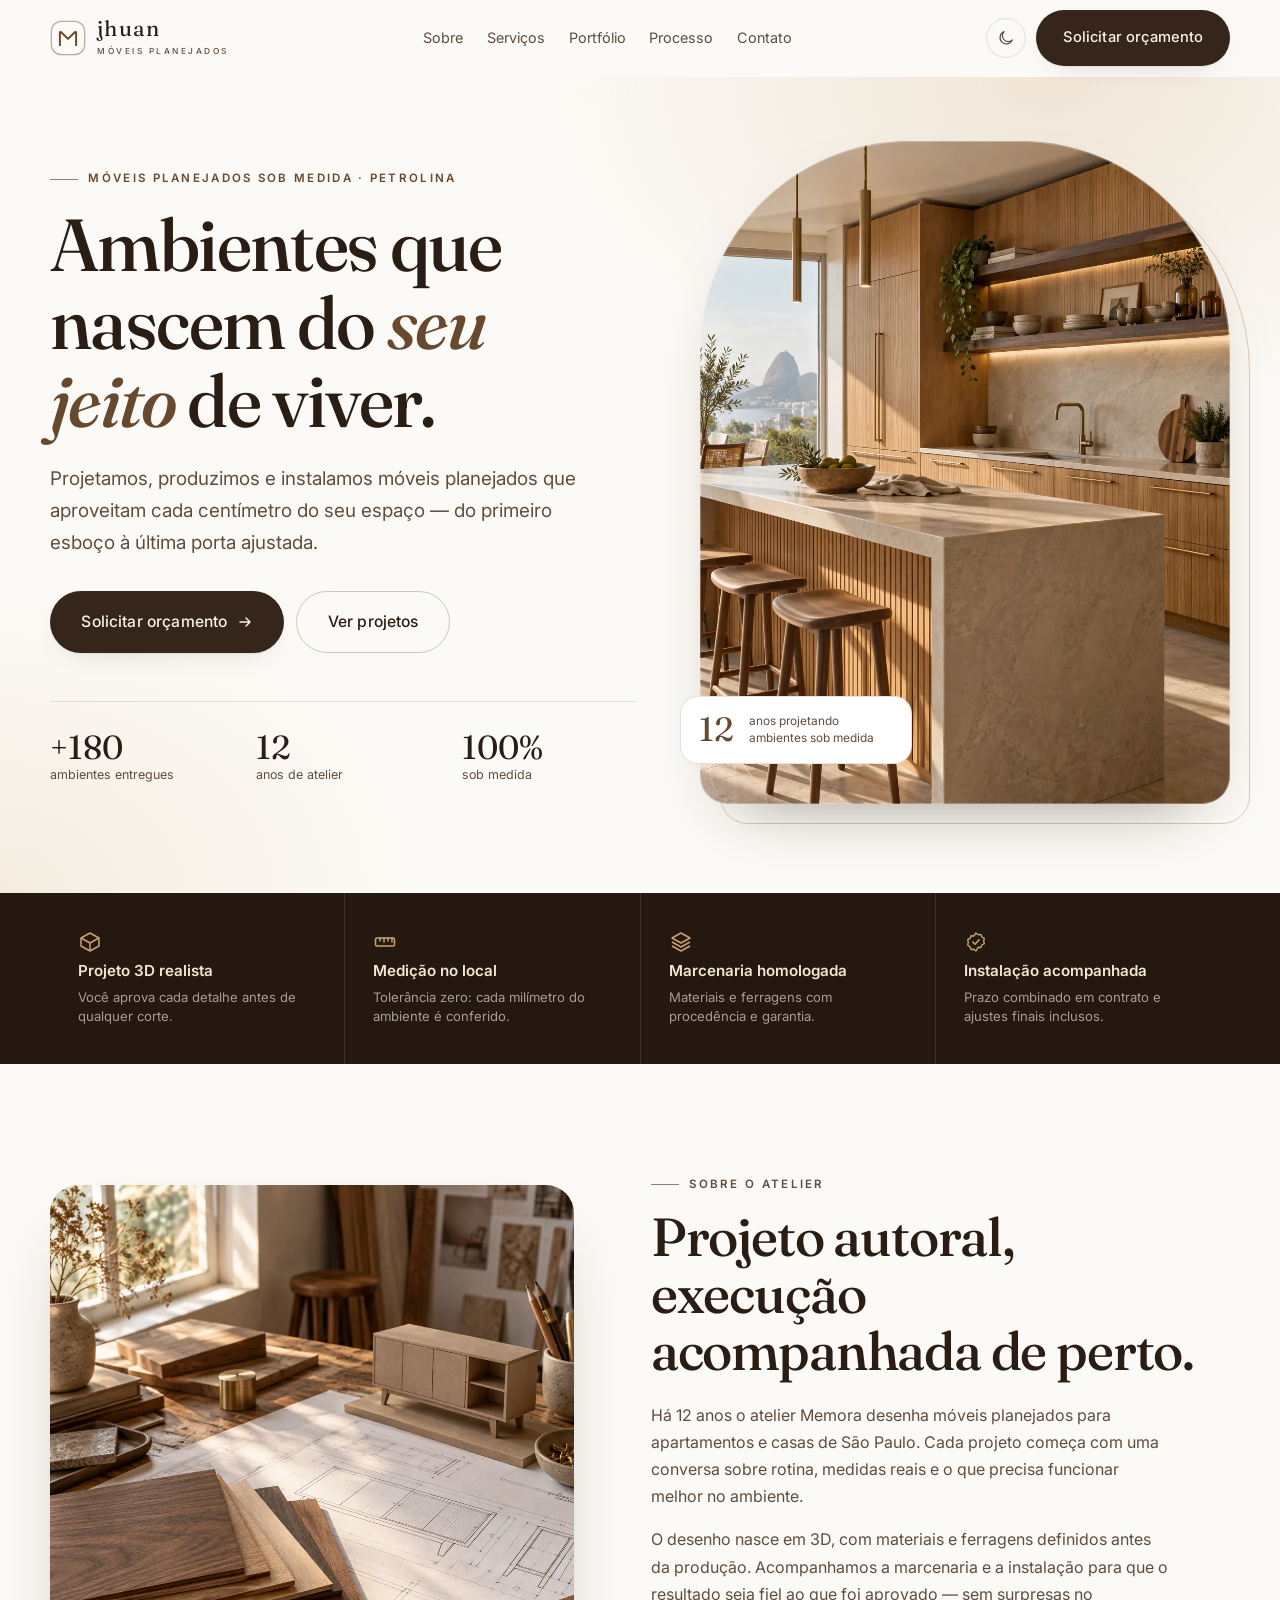
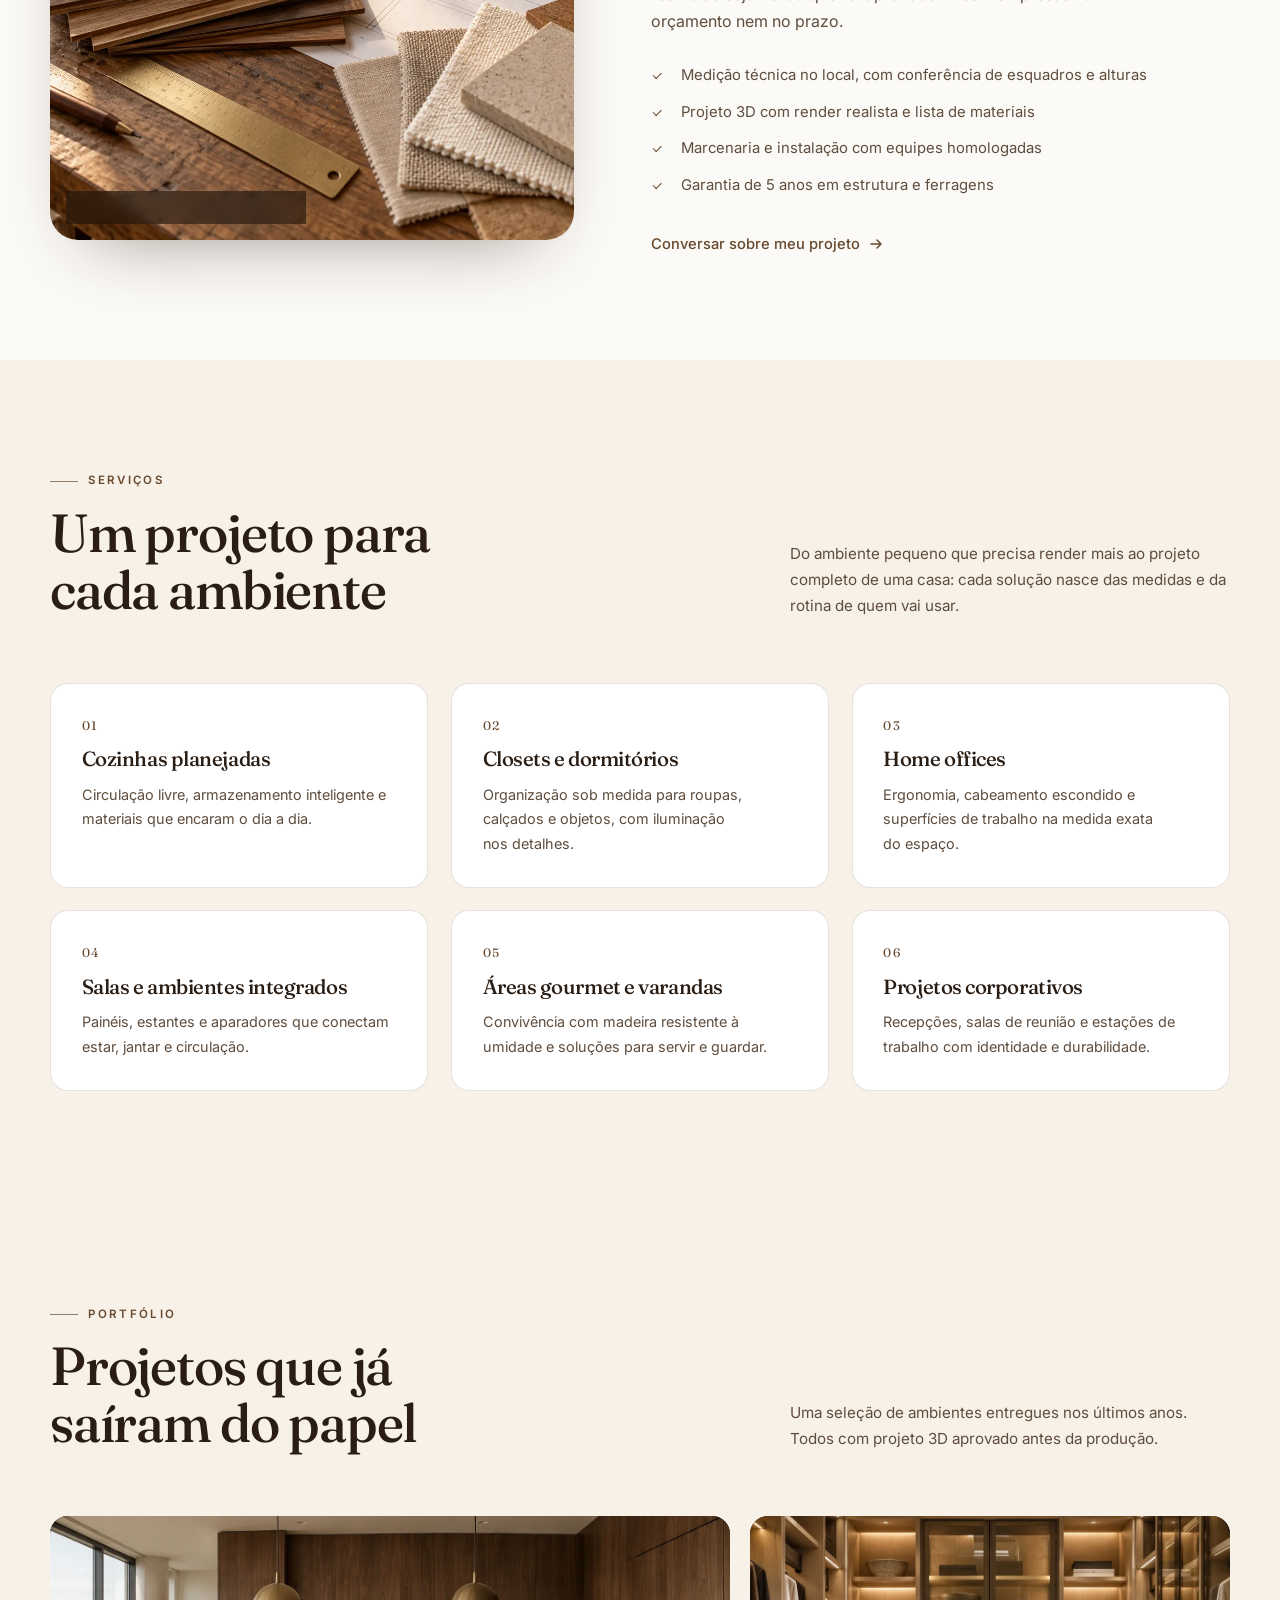
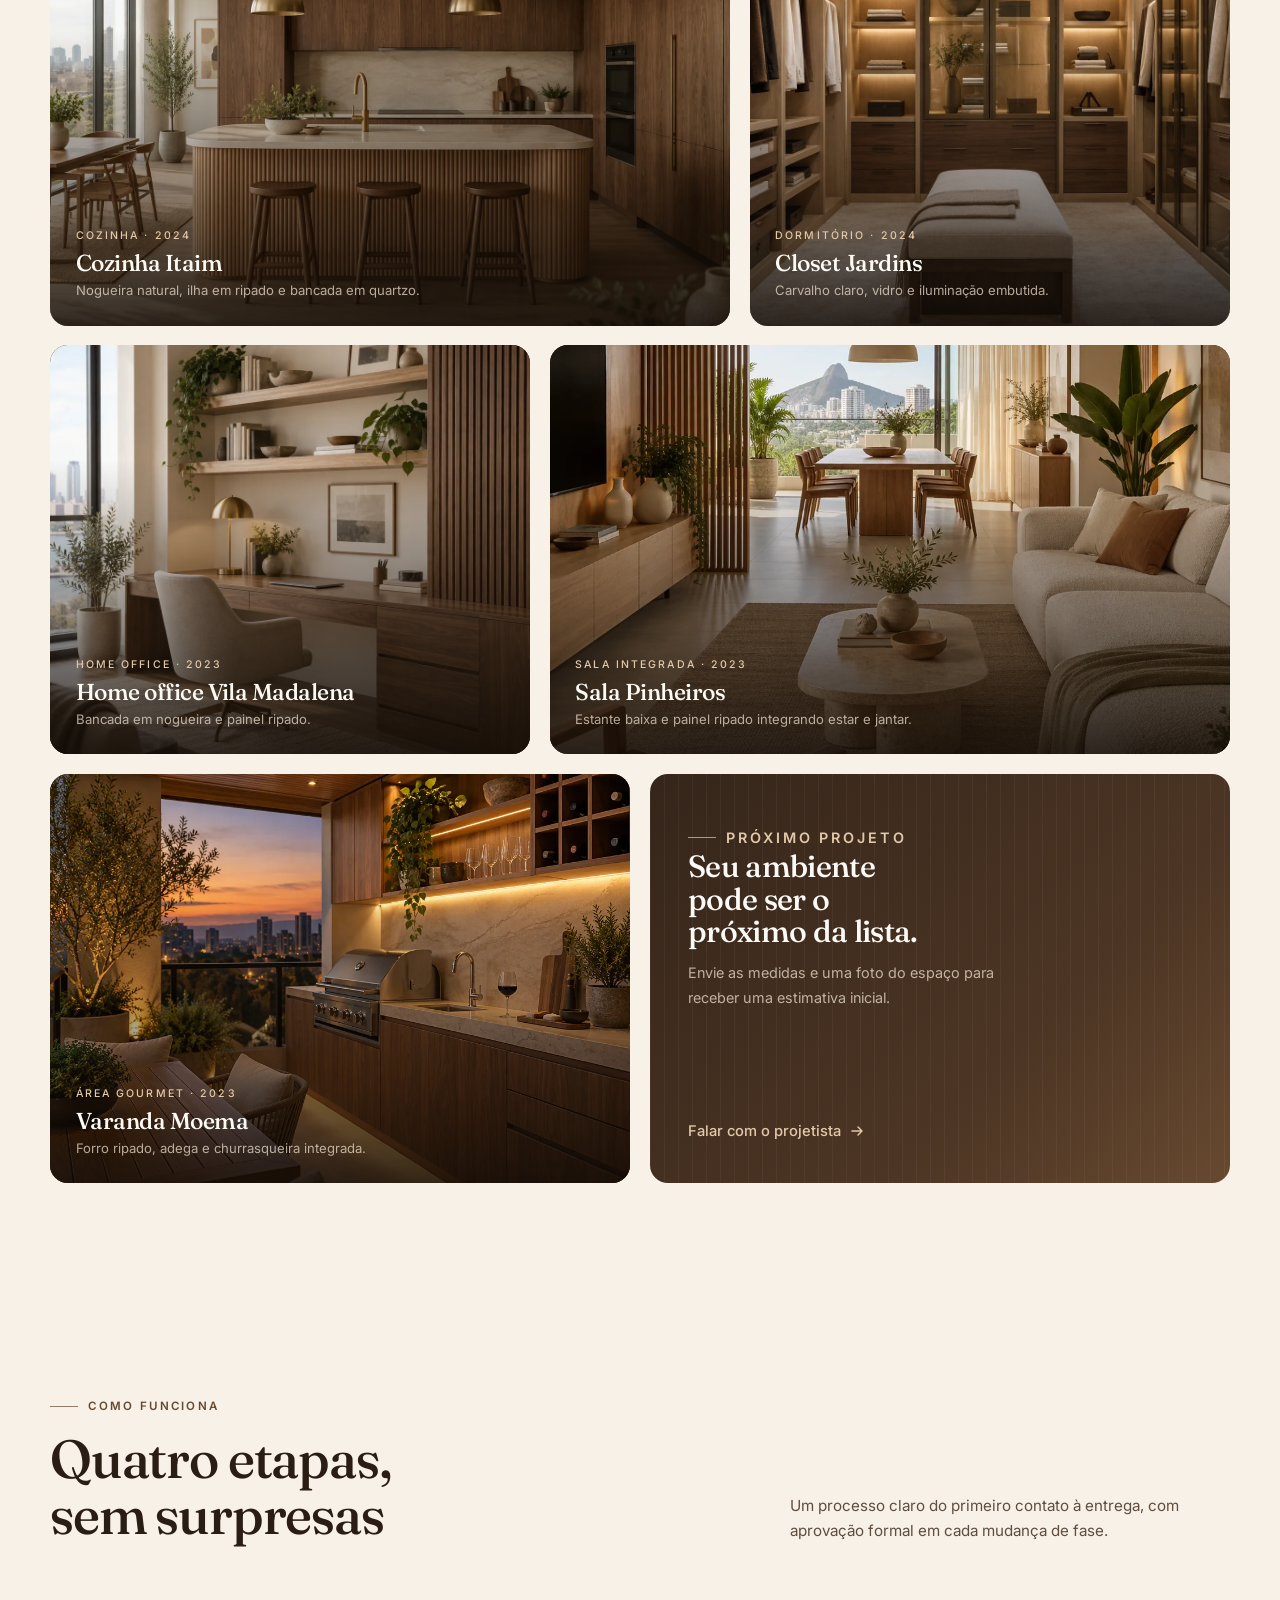
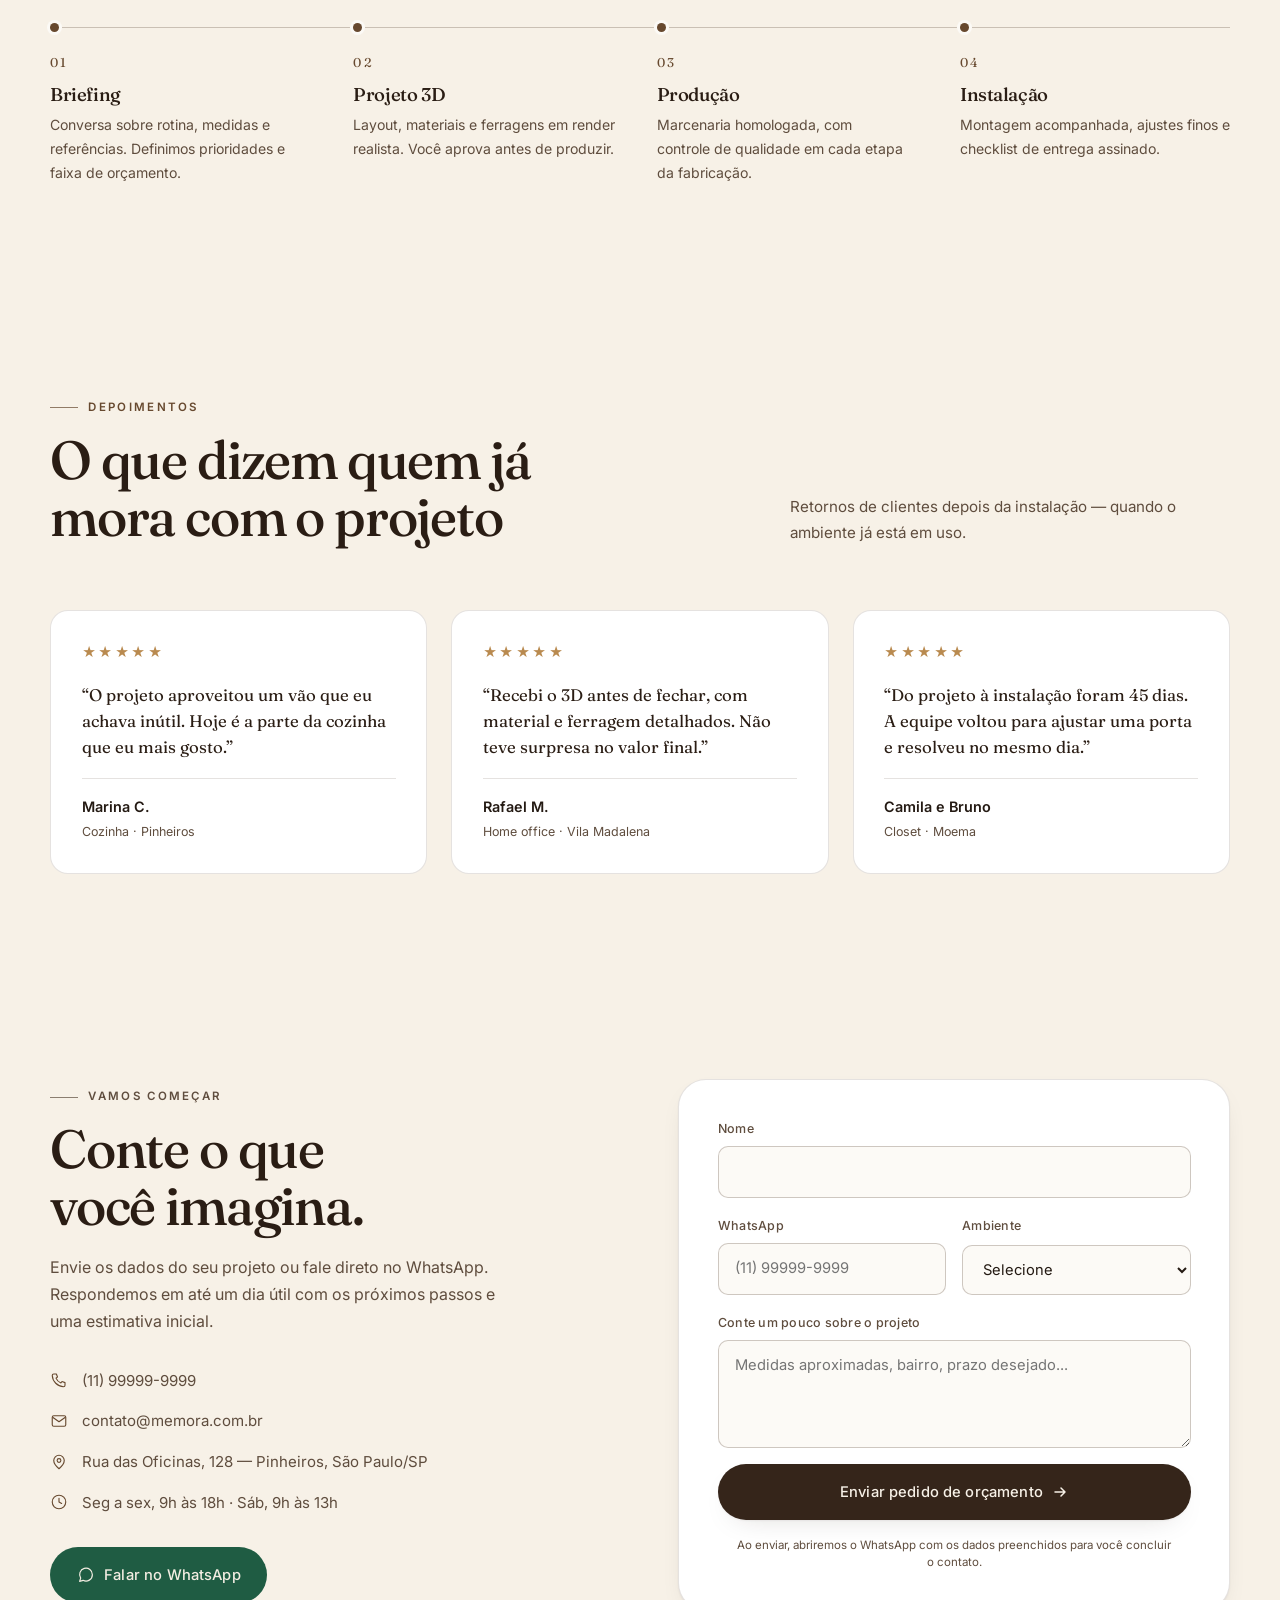
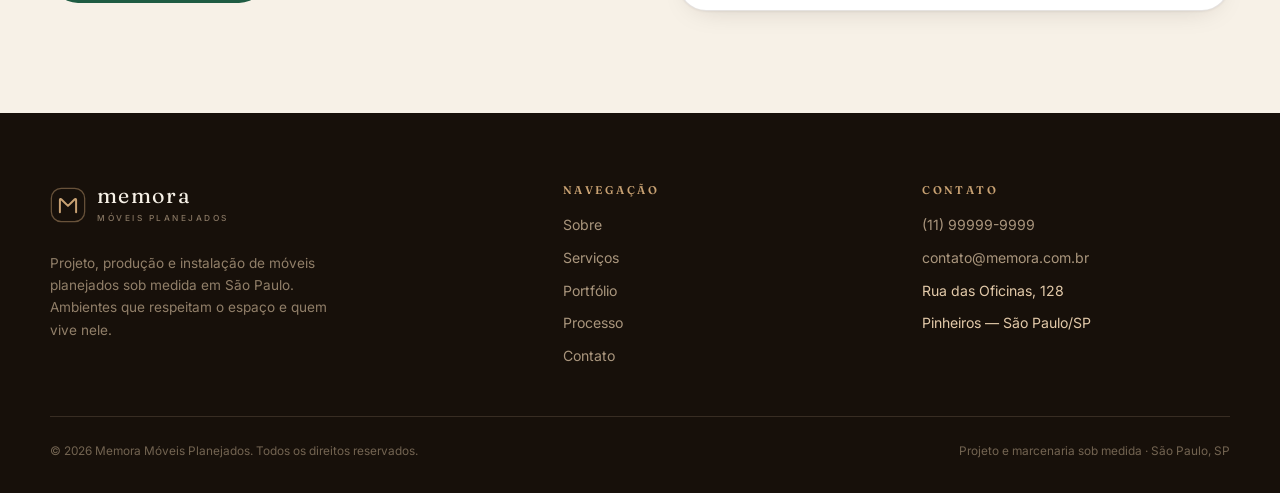
<file: client/index.html>
<!DOCTYPE html>
<html lang="pt-br">
<head>
    <meta charset="UTF-8">
    <meta name="viewport" content="width=device-width, initial-scale=1.0">
    <title>Jhuan — Móveis Planejados Sob Medida | São Paulo</title>
    <meta name="description" content="Projetamos, produzimos e instalamos móveis planejados sob medida em São Paulo. Projeto 3D, medição no local e instalação acompanhada do primeiro esboço à entrega.">
    <meta name="theme-color" content="#fcfaf6">

    <meta property="og:type" content="website">
    <meta property="og:title" content="Jhuan — Móveis Planejados Sob Medida">
    <meta property="og:description" content="Ambientes que nascem do seu jeito de viver. Projeto 3D, medição no local e instalação acompanhada em São Paulo.">
    <meta property="og:locale" content="pt_BR">

    <link rel="icon" type="image/svg+xml" href="favicon.svg">

    <link rel="preconnect" href="https://fonts.googleapis.com">
    <link rel="preconnect" href="https://fonts.gstatic.com" crossorigin>
    <link href="https://fonts.googleapis.com/css2?family=Fraunces:opsz,wght@9..144,300..700&family=Inter:wght@300;400;500;600&display=swap" rel="stylesheet">

    <link rel="stylesheet" href="src/styles/global.css">
    <link rel="stylesheet" href="src/styles/landing.css">
</head>
<body>
    <a class="skip-link" href="#conteudo">Ir para o conteúdo</a>

    <header-main></header-main>

    <main id="conteudo">
        <!-- Hero -->
        <section class="hero" aria-labelledby="hero-title">
            <div class="container hero__inner">
                <div class="hero__copy">
                    <p class="eyebrow">Móveis planejados sob medida · Petrolina</p>
                    <h1 id="hero-title">Ambientes que nascem do <em>seu jeito</em> de viver.</h1>
                    <p class="hero__lead">Projetamos, produzimos e instalamos móveis planejados que aproveitam cada centímetro do seu espaço — do primeiro esboço à última porta ajustada.</p>

                    <div class="hero__actions">
                        <a class="btn btn--primary btn--lg" href="#contato">
                            Solicitar orçamento
                            <svg viewBox="0 0 16 16" width="16" height="16" fill="none" aria-hidden="true">
                                <path d="M3 8h10M9 4l4 4-4 4" stroke="currentColor" stroke-width="1.5" stroke-linecap="round" stroke-linejoin="round"/>
                            </svg>
                        </a>
                        <a class="btn btn--ghost btn--lg" href="#portfolio">Ver projetos</a>
                    </div>

                    <dl class="stats">
                        <div class="stats__item">
                            <dt>+180</dt>
                            <dd>ambientes entregues</dd>
                        </div>
                        <div class="stats__item">
                            <dt>12</dt>
                            <dd>anos de atelier</dd>
                        </div>
                        <div class="stats__item">
                            <dt>100%</dt>
                            <dd>sob medida</dd>
                        </div>
                    </dl>
                </div>

                <div class="hero__media">
                    <figure class="hero__figure">
                        <img src="src/assets/images/hero-cozinha.webp" alt="Cozinha planejada com armários em madeira clara, ilha central ripada e bancada em pedra clara" width="1024" height="1280" fetchpriority="high">
                    </figure>
                    <div class="hero__badge">
                        <span class="hero__badge-number">12</span>
                        <span class="hero__badge-text">anos projetando ambientes sob medida</span>
                    </div>
                </div>
            </div>
        </section>

        <!-- Diferenciais -->
        <section class="pillars" aria-label="Diferenciais do atelier">
            <h2 class="sr-only">Nossos diferenciais</h2>
            <div class="container">
                <div class="pillars__grid">
                    <article class="pillar">
                        <svg viewBox="0 0 24 24" fill="none" aria-hidden="true">
                            <path d="M12 3 21 8v8l-9 5-9-5V8l9-5Z" stroke="currentColor" stroke-width="1.5" stroke-linejoin="round"/>
                            <path d="m3 8 9 5 9-5M12 13v8" stroke="currentColor" stroke-width="1.5" stroke-linejoin="round"/>
                        </svg>
                        <h3>Projeto 3D realista</h3>
                        <p>Você aprova cada detalhe antes de qualquer corte.</p>
                    </article>
                    <article class="pillar">
                        <svg viewBox="0 0 24 24" fill="none" aria-hidden="true">
                            <rect x="2.5" y="8" width="19" height="8" rx="1.5" stroke="currentColor" stroke-width="1.5"/>
                            <path d="M7 8v3M11 8v4M15 8v3M19 8v4" stroke="currentColor" stroke-width="1.5" stroke-linecap="round"/>
                        </svg>
                        <h3>Medição no local</h3>
                        <p>Tolerância zero: cada milímetro do ambiente é conferido.</p>
                    </article>
                    <article class="pillar">
                        <svg viewBox="0 0 24 24" fill="none" aria-hidden="true">
                            <path d="m12 3 9 5-9 5-9-5 9-5Z" stroke="currentColor" stroke-width="1.5" stroke-linejoin="round"/>
                            <path d="m3 12 9 5 9-5M3 16l9 5 9-5" stroke="currentColor" stroke-width="1.5" stroke-linejoin="round"/>
                        </svg>
                        <h3>Marcenaria homologada</h3>
                        <p>Materiais e ferragens com procedência e garantia.</p>
                    </article>
                    <article class="pillar">
                        <svg viewBox="0 0 24 24" fill="none" aria-hidden="true">
                            <path d="M12 3l2.2 1.7 2.7-.3 1 2.6 2.4 1.3-.6 2.7.6 2.7-2.4 1.3-1 2.6-2.7-.3L12 21l-2.2-1.7-2.7.3-1-2.6L3.7 15l.6-2.7-.6-2.7 2.4-1.3 1-2.6 2.7.3L12 3Z" stroke="currentColor" stroke-width="1.4" stroke-linejoin="round"/>
                            <path d="m8.8 12 2.2 2.2 4.2-4.4" stroke="currentColor" stroke-width="1.6" stroke-linecap="round" stroke-linejoin="round"/>
                        </svg>
                        <h3>Instalação acompanhada</h3>
                        <p>Prazo combinado em contrato e ajustes finais inclusos.</p>
                    </article>
                </div>
            </div>
        </section>

        <!-- Sobre -->
        <section class="about section" id="sobre" aria-labelledby="sobre-title">
            <div class="container about__grid">
                <figure class="about__media reveal">
                    <img src="src/assets/images/atelier-projetista.webp" alt="Bancada do atelier com amostras de lâminas de madeira, planta técnica e protótipo de móvel" width="1024" height="1280" loading="lazy">
                    <figcaption class="about__caption">Atelier Memora · São Paulo</figcaption>
                </figure>

                <div class="about__copy reveal">
                    <p class="eyebrow">Sobre o atelier</p>
                    <h2 id="sobre-title">Projeto autoral, execução acompanhada de perto.</h2>
                    <p>Há 12 anos o atelier Memora desenha móveis planejados para apartamentos e casas de São Paulo. Cada projeto começa com uma conversa sobre rotina, medidas reais e o que precisa funcionar melhor no ambiente.</p>
                    <p>O desenho nasce em 3D, com materiais e ferragens definidos antes da produção. Acompanhamos a marcenaria e a instalação para que o resultado seja fiel ao que foi aprovado — sem surpresas no orçamento nem no prazo.</p>

                    <ul class="checklist">
                        <li>Medição técnica no local, com conferência de esquadros e alturas</li>
                        <li>Projeto 3D com render realista e lista de materiais</li>
                        <li>Marcenaria e instalação com equipes homologadas</li>
                        <li>Garantia de 5 anos em estrutura e ferragens</li>
                    </ul>

                    <a class="link-arrow" href="#contato">
                        Conversar sobre meu projeto
                        <svg viewBox="0 0 16 16" width="16" height="16" fill="none" aria-hidden="true">
                            <path d="M3 8h10M9 4l4 4-4 4" stroke="currentColor" stroke-width="1.5" stroke-linecap="round" stroke-linejoin="round"/>
                        </svg>
                    </a>
                </div>
            </div>
        </section>

        <!-- Serviços -->
        <section class="services section section--alt" id="servicos" aria-labelledby="servicos-title">
            <div class="container">
                <header class="section__head">
                    <div>
                        <p class="eyebrow">Serviços</p>
                        <h2 id="servicos-title">Um projeto para cada ambiente</h2>
                    </div>
                    <p class="section__intro">Do ambiente pequeno que precisa render mais ao projeto completo de uma casa: cada solução nasce das medidas e da rotina de quem vai usar.</p>
                </header>

                <div class="services__grid">
                    <article class="service-card reveal">
                        <span class="service-card__index">01</span>
                        <h3>Cozinhas planejadas</h3>
                        <p>Circulação livre, armazenamento inteligente e materiais que encaram o dia a dia.</p>
                    </article>
                    <article class="service-card reveal">
                        <span class="service-card__index">02</span>
                        <h3>Closets e dormitórios</h3>
                        <p>Organização sob medida para roupas, calçados e objetos, com iluminação nos detalhes.</p>
                    </article>
                    <article class="service-card reveal">
                        <span class="service-card__index">03</span>
                        <h3>Home offices</h3>
                        <p>Ergonomia, cabeamento escondido e superfícies de trabalho na medida exata do espaço.</p>
                    </article>
                    <article class="service-card reveal">
                        <span class="service-card__index">04</span>
                        <h3>Salas e ambientes integrados</h3>
                        <p>Painéis, estantes e aparadores que conectam estar, jantar e circulação.</p>
                    </article>
                    <article class="service-card reveal">
                        <span class="service-card__index">05</span>
                        <h3>Áreas gourmet e varandas</h3>
                        <p>Convivência com madeira resistente à umidade e soluções para servir e guardar.</p>
                    </article>
                    <article class="service-card reveal">
                        <span class="service-card__index">06</span>
                        <h3>Projetos corporativos</h3>
                        <p>Recepções, salas de reunião e estações de trabalho com identidade e durabilidade.</p>
                    </article>
                </div>
            </div>
        </section>

        <!-- Portfólio -->
        <section class="portfolio section" id="portfolio" aria-labelledby="portfolio-title">
            <div class="container">
                <header class="section__head">
                    <div>
                        <p class="eyebrow">Portfólio</p>
                        <h2 id="portfolio-title">Projetos que já saíram do papel</h2>
                    </div>
                    <p class="section__intro">Uma seleção de ambientes entregues nos últimos anos. Todos com projeto 3D aprovado antes da produção.</p>
                </header>

                <div class="portfolio__grid">
                    <figure class="project project__wide reveal">
                        <img src="src/assets/images/portfolio-cozinha.webp" alt="Cozinha planejada em nogueira com ilha ripada e bancada clara" width="1536" height="1024" loading="lazy">
                        <figcaption class="project__body">
                            <span class="project__tag">Cozinha · 2024</span>
                            <h3 class="project__title">Cozinha Itaim</h3>
                            <p class="project__desc">Nogueira natural, ilha em ripado e bancada em quartzo.</p>
                        </figcaption>
                    </figure>

                    <figure class="project project__narrow reveal">
                        <img src="src/assets/images/portfolio-closet.webp" alt="Closet planejado em carvalho claro com iluminação indireta e portas de vidro" width="1024" height="1024" loading="lazy">
                        <figcaption class="project__body">
                            <span class="project__tag">Dormitório · 2024</span>
                            <h3 class="project__title">Closet Jardins</h3>
                            <p class="project__desc">Carvalho claro, vidro e iluminação embutida.</p>
                        </figcaption>
                    </figure>

                    <figure class="project project__narrow reveal">
                        <img src="src/assets/images/portfolio-home-office.webp" alt="Home office com bancada em nogueira, painel ripado e prateleiras suspensas" width="1024" height="1024" loading="lazy">
                        <figcaption class="project__body">
                            <span class="project__tag">Home office · 2023</span>
                            <h3 class="project__title">Home office Vila Madalena</h3>
                            <p class="project__desc">Bancada em nogueira e painel ripado.</p>
                        </figcaption>
                    </figure>

                    <figure class="project project__wide reveal">
                        <img src="src/assets/images/portfolio-sala.webp" alt="Sala integrada com painel ripado em madeira, estante baixa e mesa de jantar" width="1024" height="1024" loading="lazy">
                        <figcaption class="project__body">
                            <span class="project__tag">Sala integrada · 2023</span>
                            <h3 class="project__title">Sala Pinheiros</h3>
                            <p class="project__desc">Estante baixa e painel ripado integrando estar e jantar.</p>
                        </figcaption>
                    </figure>

                    <figure class="project project__half reveal">
                        <img src="src/assets/images/portfolio-gourmet.webp" alt="Varanda gourmet com forro ripado, adega e churrasqueira integrada" width="1024" height="1024" loading="lazy">
                        <figcaption class="project__body">
                            <span class="project__tag">Área gourmet · 2023</span>
                            <h3 class="project__title">Varanda Moema</h3>
                            <p class="project__desc">Forro ripado, adega e churrasqueira integrada.</p>
                        </figcaption>
                    </figure>

                    <div class="portfolio__cta reveal">
                        <div>
                            <p class="eyebrow">Próximo projeto</p>
                            <h3>Seu ambiente pode ser o próximo da lista.</h3>
                            <p>Envie as medidas e uma foto do espaço para receber uma estimativa inicial.</p>
                        </div>
                        <a class="link-arrow" href="#contato">
                            Falar com o projetista
                            <svg viewBox="0 0 16 16" width="16" height="16" fill="none" aria-hidden="true">
                                <path d="M3 8h10M9 4l4 4-4 4" stroke="currentColor" stroke-width="1.5" stroke-linecap="round" stroke-linejoin="round"/>
                            </svg>
                        </a>
                    </div>
                </div>
            </div>
        </section>

        <!-- Processo -->
        <section class="process section section--alt" id="processo" aria-labelledby="processo-title">
            <div class="container">
                <header class="section__head">
                    <div>
                        <p class="eyebrow">Como funciona</p>
                        <h2 id="processo-title">Quatro etapas, sem surpresas</h2>
                    </div>
                    <p class="section__intro">Um processo claro do primeiro contato à entrega, com aprovação formal em cada mudança de fase.</p>
                </header>

                <ol class="steps">
                    <li class="step reveal">
                        <span class="step__num">01</span>
                        <h3>Briefing</h3>
                        <p>Conversa sobre rotina, medidas e referências. Definimos prioridades e faixa de orçamento.</p>
                    </li>
                    <li class="step reveal">
                        <span class="step__num">02</span>
                        <h3>Projeto 3D</h3>
                        <p>Layout, materiais e ferragens em render realista. Você aprova antes de produzir.</p>
                    </li>
                    <li class="step reveal">
                        <span class="step__num">03</span>
                        <h3>Produção</h3>
                        <p>Marcenaria homologada, com controle de qualidade em cada etapa da fabricação.</p>
                    </li>
                    <li class="step reveal">
                        <span class="step__num">04</span>
                        <h3>Instalação</h3>
                        <p>Montagem acompanhada, ajustes finos e checklist de entrega assinado.</p>
                    </li>
                </ol>
            </div>
        </section>

        <!-- Depoimentos -->
        <section class="testimonials section" aria-labelledby="depoimentos-title">
            <div class="container">
                <header class="section__head">
                    <div>
                        <p class="eyebrow">Depoimentos</p>
                        <h2 id="depoimentos-title">O que dizem quem já mora com o projeto</h2>
                    </div>
                    <p class="section__intro">Retornos de clientes depois da instalação — quando o ambiente já está em uso.</p>
                </header>

                <div class="testimonials__grid">
                    <figure class="quote reveal">
                        <span class="quote__stars" aria-hidden="true">★★★★★</span>
                        <span class="sr-only">Avaliação: 5 de 5 estrelas</span>
                        <blockquote>
                            <p>“O projeto aproveitou um vão que eu achava inútil. Hoje é a parte da cozinha que eu mais gosto.”</p>
                        </blockquote>
                        <figcaption>
                            <span class="quote__name">Marina C.</span>
                            <span class="quote__meta">Cozinha · Pinheiros</span>
                        </figcaption>
                    </figure>

                    <figure class="quote reveal">
                        <span class="quote__stars" aria-hidden="true">★★★★★</span>
                        <span class="sr-only">Avaliação: 5 de 5 estrelas</span>
                        <blockquote>
                            <p>“Recebi o 3D antes de fechar, com material e ferragem detalhados. Não teve surpresa no valor final.”</p>
                        </blockquote>
                        <figcaption>
                            <span class="quote__name">Rafael M.</span>
                            <span class="quote__meta">Home office · Vila Madalena</span>
                        </figcaption>
                    </figure>

                    <figure class="quote reveal">
                        <span class="quote__stars" aria-hidden="true">★★★★★</span>
                        <span class="sr-only">Avaliação: 5 de 5 estrelas</span>
                        <blockquote>
                            <p>“Do projeto à instalação foram 45 dias. A equipe voltou para ajustar uma porta e resolveu no mesmo dia.”</p>
                        </blockquote>
                        <figcaption>
                            <span class="quote__name">Camila e Bruno</span>
                            <span class="quote__meta">Closet · Moema</span>
                        </figcaption>
                    </figure>
                </div>
            </div>
        </section>

        <!-- Contato -->
        <section class="contact section section--alt" id="contato" aria-labelledby="contato-title">
            <div class="container contact__grid">
                <div class="contact__copy reveal">
                    <p class="eyebrow">Vamos começar</p>
                    <h2 id="contato-title">Conte o que você imagina.</h2>
                    <p>Envie os dados do seu projeto ou fale direto no WhatsApp. Respondemos em até um dia útil com os próximos passos e uma estimativa inicial.</p>

                    <ul class="contact__list">
                        <li>
                            <svg viewBox="0 0 24 24" fill="none" aria-hidden="true">
                                <path d="M5 4h3.5l1.5 4-2 1.5a12 12 0 0 0 6.5 6.5L16 14l4 1.5V19a2 2 0 0 1-2 2A16 16 0 0 1 3 6a2 2 0 0 1 2-2Z" stroke="currentColor" stroke-width="1.5" stroke-linejoin="round"/>
                            </svg>
                            <a href="tel:+5511999999999">(11) 99999-9999</a>
                        </li>
                        <li>
                            <svg viewBox="0 0 24 24" fill="none" aria-hidden="true">
                                <rect x="3" y="5" width="18" height="14" rx="2" stroke="currentColor" stroke-width="1.5"/>
                                <path d="m3.5 7 8.5 6 8.5-6" stroke="currentColor" stroke-width="1.5" stroke-linejoin="round"/>
                            </svg>
                            <a href="mailto:contato@memora.com.br">contato@memora.com.br</a>
                        </li>
                        <li>
                            <svg viewBox="0 0 24 24" fill="none" aria-hidden="true">
                                <path d="M12 21s7-6.1 7-11a7 7 0 1 0-14 0c0 4.9 7 11 7 11Z" stroke="currentColor" stroke-width="1.5" stroke-linejoin="round"/>
                                <circle cx="12" cy="10" r="2.5" stroke="currentColor" stroke-width="1.5"/>
                            </svg>
                            <span>Rua das Oficinas, 128 — Pinheiros, São Paulo/SP</span>
                        </li>
                        <li>
                            <svg viewBox="0 0 24 24" fill="none" aria-hidden="true">
                                <circle cx="12" cy="12" r="9" stroke="currentColor" stroke-width="1.5"/>
                                <path d="M12 7v5l3.5 2" stroke="currentColor" stroke-width="1.5" stroke-linecap="round" stroke-linejoin="round"/>
                            </svg>
                            <span>Seg a sex, 9h às 18h · Sáb, 9h às 13h</span>
                        </li>
                    </ul>

                    <a class="btn btn--whatsapp" href="https://wa.me/5511999999999?text=Ol%C3%A1%2C%20gostaria%20de%20falar%20sobre%20um%20projeto%20de%20m%C3%B3veis%20planejados." target="_blank" rel="noopener">
                        <svg viewBox="0 0 24 24" width="18" height="18" fill="none" aria-hidden="true">
                            <path d="M20.5 11.6a8.5 8.5 0 0 1-12.4 7.5L3.5 20.5l1.4-4.4A8.5 8.5 0 1 1 20.5 11.6Z" stroke="currentColor" stroke-width="1.6" stroke-linejoin="round"/>
                        </svg>
                        Falar no WhatsApp
                    </a>
                </div>

                <form class="contact__form reveal" id="contactForm" data-whatsapp="5511999999999">
                    <div class="field">
                        <label for="nome">Nome</label>
                        <input id="nome" name="nome" type="text" autocomplete="name" required>
                    </div>

                    <div class="field__row">
                        <div class="field">
                            <label for="whatsapp">WhatsApp</label>
                            <input id="whatsapp" name="whatsapp" type="tel" autocomplete="tel" placeholder="(11) 99999-9999" required>
                        </div>
                        <div class="field">
                            <label for="ambiente">Ambiente</label>
                            <select id="ambiente" name="ambiente" required>
                                <option value="" selected disabled>Selecione</option>
                                <option>Cozinha</option>
                                <option>Closet ou dormitório</option>
                                <option>Home office</option>
                                <option>Sala ou ambiente integrado</option>
                                <option>Área gourmet ou varanda</option>
                                <option>Projeto corporativo</option>
                                <option>Outro</option>
                            </select>
                        </div>
                    </div>

                    <div class="field">
                        <label for="mensagem">Conte um pouco sobre o projeto</label>
                        <textarea id="mensagem" name="mensagem" placeholder="Medidas aproximadas, bairro, prazo desejado..."></textarea>
                    </div>

                    <button class="btn btn--primary btn--block" type="submit">
                        Enviar pedido de orçamento
                        <svg viewBox="0 0 16 16" width="16" height="16" fill="none" aria-hidden="true">
                            <path d="M3 8h10M9 4l4 4-4 4" stroke="currentColor" stroke-width="1.5" stroke-linecap="round" stroke-linejoin="round"/>
                        </svg>
                    </button>

                    <p class="form__note">Ao enviar, abriremos o WhatsApp com os dados preenchidos para você concluir o contato.</p>
                    <p class="form__success" id="formSuccess" hidden>Dados preparados. Se o WhatsApp não abrir, fale com a gente pelo número (11) 99999-9999.</p>
                </form>
            </div>
        </section>
    </main>

    <footer class="footer">
        <div class="container footer__grid">
            <div>
                <a class="brand" href="#conteudo" aria-label="Memora Móveis Planejados — início">
                    <svg class="brand__mark" viewBox="0 0 40 40" fill="none" aria-hidden="true">
                        <rect x="1.5" y="1.5" width="37" height="37" rx="11" stroke="currentColor" stroke-width="1.4" opacity=".45"/>
                        <path d="M11 28V14.2c0-.8.9-1.2 1.5-.6L20 21l7.5-7.4c.6-.6 1.5-.2 1.5.6V28" stroke="currentColor" stroke-width="2.2" stroke-linecap="round" stroke-linejoin="round"/>
                    </svg>
                    <span class="brand__text">
                        <span class="brand__name">memora</span>
                        <span class="brand__tagline">móveis planejados</span>
                    </span>
                </a>
                <p class="footer__text">Projeto, produção e instalação de móveis planejados sob medida em São Paulo. Ambientes que respeitam o espaço e quem vive nele.</p>
            </div>

            <div>
                <h2 class="footer__title">Navegação</h2>
                <ul class="footer__links">
                    <li><a href="#sobre">Sobre</a></li>
                    <li><a href="#servicos">Serviços</a></li>
                    <li><a href="#portfolio">Portfólio</a></li>
                    <li><a href="#processo">Processo</a></li>
                    <li><a href="#contato">Contato</a></li>
                </ul>
            </div>

            <div>
                <h2 class="footer__title">Contato</h2>
                <ul class="footer__links">
                    <li><a href="tel:+5511999999999">(11) 99999-9999</a></li>
                    <li><a href="mailto:contato@memora.com.br">contato@memora.com.br</a></li>
                    <li>Rua das Oficinas, 128</li>
                    <li>Pinheiros — São Paulo/SP</li>
                </ul>
            </div>
        </div>

        <div class="container footer__bottom">
            <p>&copy; <span data-year>2026</span> Memora Móveis Planejados. Todos os direitos reservados.</p>
            <p>Projeto e marcenaria sob medida · São Paulo, SP</p>
        </div>
    </footer>

    <script type="module" src="src/components/ui/header-main.js"></script>
    <script type="module" src="src/scripts/change-theme.js"></script>
    <script type="module" src="src/scripts/landing.js"></script>
</body>
</html>
</file>
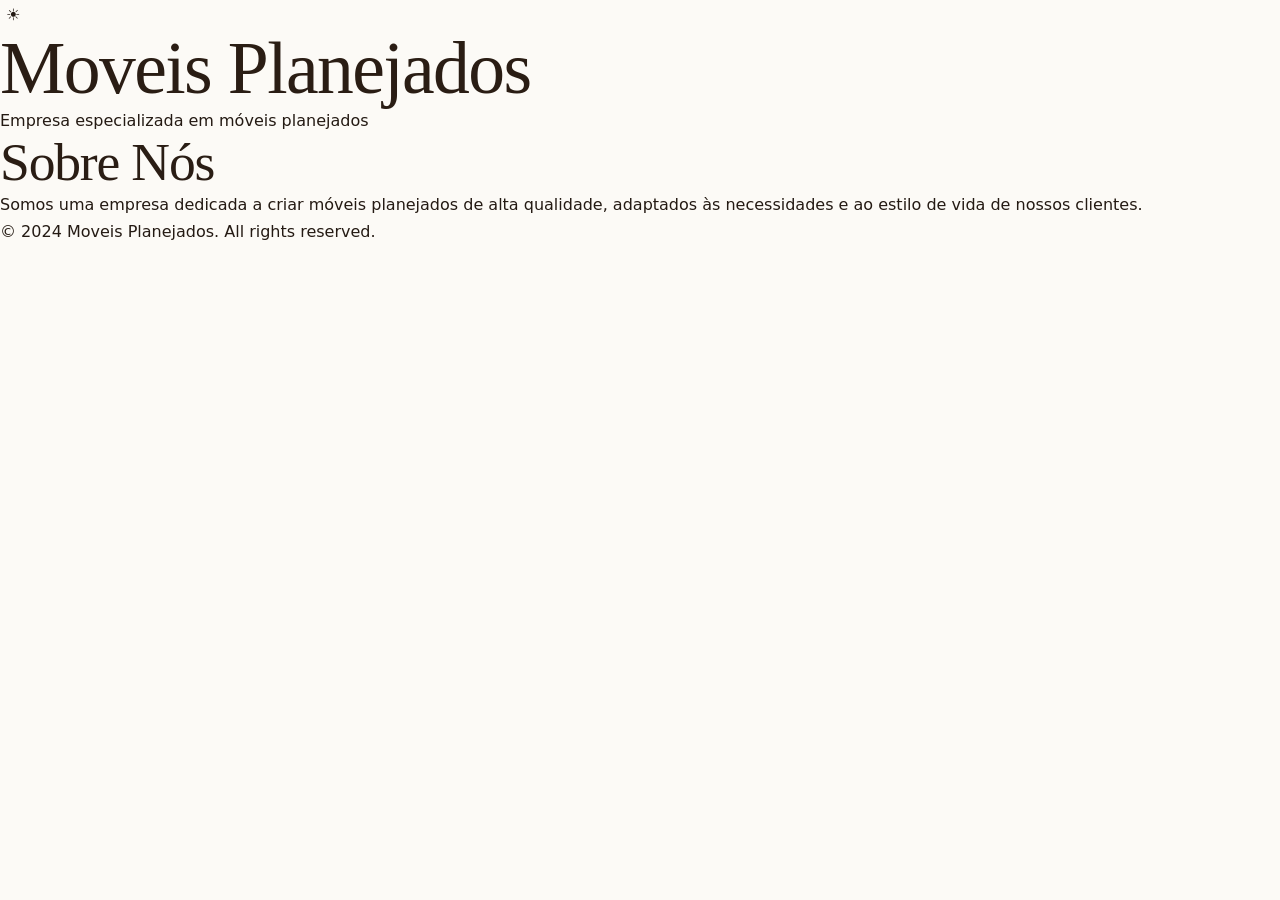
<file: client/public/index.html>
<!DOCTYPE html>
<html lang="pt-br">
<head>
    <meta charset="UTF-8">
    <meta name="viewport" content="width=device-width, initial-scale=1.0">
    <title>Moveis Planejados</title>

    <link rel="stylesheet" href="../src/styles/global.css">
</head>
<body>
    <header>
        <div id="theme">
            <button>☀</button>        
        </div>
        <h1>Moveis Planejados</h1>
        <p>Empresa especializada em móveis planejados</p>
    </header>
    
    <main>
        <section>
            <h2>Sobre Nós</h2>
            <p>Somos uma empresa dedicada a criar móveis planejados de alta qualidade, adaptados às necessidades e ao estilo de vida de nossos clientes.</p>
        </section>
    </main>

    <footer>
        <p>&copy; 2024 Moveis Planejados. All rights reserved.</p>
    </footer>

    <script src="./change-theme.js"></script>
</body>
</html>
</file>
<file: client/src/styles/global.css>
/* Design tokens */
:root {
    --wood-950: #17100a;
    --wood-900: #241811;
    --wood-800: #35251a;
    --wood-700: #4c3524;
    --wood-600: #67492f;
    --wood-500: #85603d;
    --wood-400: #a87c4e;
    --wood-300: #c9a273;
    --wood-200: #e2c9a9;
    --wood-100: #f2e5d2;

    --cream-50: #fcfaf6;
    --cream-100: #f7f1e7;
    --cream-200: #efe5d6;

    --brass: #b98a4f;

    --bg: var(--cream-50);
    --bg-alt: var(--cream-100);
    --surface: #ffffff;
    --header-bg: rgba(252, 250, 246, 0.86);
    --text: #241a13;
    --text-muted: #5f4d3e;
    --heading: #2a1d14;
    --accent: #67492f;
    --line: rgba(76, 53, 36, 0.14);
    --line-strong: rgba(76, 53, 36, 0.26);
    --primary: var(--wood-800);
    --primary-hover: var(--wood-900);
    --on-primary: var(--cream-100);

    --shadow-sm: 0 1px 2px rgba(36, 24, 17, 0.05), 0 10px 30px -18px rgba(36, 24, 17, 0.25);
    --shadow-lg: 0 30px 70px -40px rgba(36, 24, 17, 0.55);

    --radius-sm: 10px;
    --radius: 18px;
    --radius-lg: 28px;
    --radius-full: 999px;

    --font-display: "Fraunces", "Iowan Old Style", Georgia, serif;
    --font-body: "Inter", system-ui, -apple-system, "Segoe UI", sans-serif;

    --container: 1180px;
    --gutter: clamp(1.25rem, 4vw, 2.5rem);
    --section-y: clamp(4rem, 8vw, 7rem);
    --header-h: 76px;
}

body.dark-mode {
    --bg: #16100b;
    --bg-alt: #1c140e;
    --surface: #221911;
    --header-bg: rgba(22, 16, 11, 0.86);
    --text: #ecdfce;
    --text-muted: #b9a48c;
    --heading: #f7efe4;
    --accent: var(--wood-300);
    --line: rgba(226, 201, 169, 0.13);
    --line-strong: rgba(226, 201, 169, 0.25);
    --primary: var(--wood-200);
    --primary-hover: var(--wood-100);
    --on-primary: #241811;
    --shadow-sm: 0 1px 2px rgba(0, 0, 0, 0.3), 0 10px 30px -18px rgba(0, 0, 0, 0.6);
    --shadow-lg: 0 30px 70px -40px rgba(0, 0, 0, 0.85);
}

/* Base */
*,
*::before,
*::after {
    box-sizing: border-box;
}

* {
    margin: 0;
}

html {
    scroll-behavior: smooth;
    scroll-padding-top: calc(var(--header-h) + 12px);
    -webkit-text-size-adjust: 100%;
}

body {
    background-color: var(--bg);
    color: var(--text);
    font-family: var(--font-body);
    font-size: 1rem;
    line-height: 1.7;
    -webkit-font-smoothing: antialiased;
    transition: background-color 0.3s ease, color 0.3s ease;
}

body.menu-open {
    overflow: hidden;
}

img,
svg {
    display: block;
    max-width: 100%;
}

img {
    height: auto;
}

button,
input,
select,
textarea {
    font: inherit;
    color: inherit;
}

button {
    background: none;
    border: 0;
    cursor: pointer;
}

a {
    color: inherit;
    text-decoration: none;
}

ul,
ol {
    list-style: none;
    padding: 0;
}

h1,
h2,
h3 {
    font-family: var(--font-display);
    font-weight: 500;
    color: var(--heading);
    line-height: 1.06;
    letter-spacing: -0.022em;
    text-wrap: balance;
}

h1 {
    font-size: clamp(2.6rem, 6vw, 4.6rem);
}

h2 {
    font-size: clamp(2rem, 4.2vw, 3.35rem);
}

h3 {
    font-size: 1.3rem;
}

p {
    text-wrap: pretty;
}

:focus-visible {
    outline: 2px solid var(--accent);
    outline-offset: 3px;
    border-radius: 4px;
}

::selection {
    background: var(--wood-200);
    color: var(--wood-900);
}

/* Layout utilities */
.container {
    width: min(100% - (2 * var(--gutter)), var(--container));
    margin-inline: auto;
}

.section {
    padding-block: var(--section-y);
}

.section--alt {
    background: var(--bg-alt);
}

.sr-only {
    position: absolute;
    width: 1px;
    height: 1px;
    padding: 0;
    margin: -1px;
    overflow: hidden;
    clip: rect(0 0 0 0);
    white-space: nowrap;
    border: 0;
}

.skip-link {
    position: fixed;
    top: -100%;
    left: 1rem;
    z-index: 100;
    padding: 0.75rem 1.25rem;
    background: var(--primary);
    color: var(--on-primary);
    border-radius: var(--radius-sm);
    transition: top 0.2s ease;
}

.skip-link:focus {
    top: 1rem;
}

/* Shared elements */
.eyebrow {
    display: inline-flex;
    align-items: center;
    gap: 0.65rem;
    font-size: 0.72rem;
    font-weight: 600;
    letter-spacing: 0.2em;
    text-transform: uppercase;
    color: var(--accent);
}

.eyebrow::before {
    content: "";
    width: 1.75rem;
    height: 1px;
    background: currentColor;
    opacity: 0.7;
}

.btn {
    display: inline-flex;
    align-items: center;
    justify-content: center;
    gap: 0.6rem;
    padding: 0.9rem 1.6rem;
    border: 1px solid transparent;
    border-radius: var(--radius-full);
    font-size: 0.92rem;
    font-weight: 500;
    letter-spacing: 0.01em;
    white-space: nowrap;
    transition: transform 0.2s ease, background-color 0.2s ease, color 0.2s ease,
        border-color 0.2s ease, box-shadow 0.2s ease;
}

.btn svg {
    flex: none;
    transition: transform 0.2s ease;
}

.btn:hover svg {
    transform: translateX(3px);
}

.btn--primary {
    background: var(--primary);
    color: var(--on-primary);
    box-shadow: var(--shadow-sm);
}

.btn--primary:hover {
    background: var(--primary-hover);
    transform: translateY(-1px);
}

.btn--ghost {
    border-color: var(--line-strong);
    color: var(--heading);
}

.btn--ghost:hover {
    background: var(--surface);
    border-color: var(--accent);
}

.btn--whatsapp {
    background: #1f5c43;
    color: #f3ede2;
}

.btn--whatsapp:hover {
    background: #184833;
    transform: translateY(-1px);
}

.btn--lg {
    padding: 1.05rem 1.9rem;
    font-size: 0.98rem;
}

.btn--block {
    width: 100%;
}

.link-arrow {
    display: inline-flex;
    align-items: center;
    gap: 0.5rem;
    font-size: 0.92rem;
    font-weight: 500;
    color: var(--accent);
    border-bottom: 1px solid transparent;
    transition: border-color 0.2s ease;
}

.link-arrow:hover {
    border-color: currentColor;
}

/* Scroll reveal */
.reveal {
    opacity: 0;
    transform: translateY(18px);
    transition: opacity 0.7s ease, transform 0.7s ease;
}

.reveal.is-visible {
    opacity: 1;
    transform: none;
}

@media (prefers-reduced-motion: reduce) {
    html {
        scroll-behavior: auto;
    }

    *,
    *::before,
    *::after {
        animation-duration: 0.01ms !important;
        transition-duration: 0.01ms !important;
    }

    .reveal {
        opacity: 1;
        transform: none;
    }
}
</file>
<file: client/src/styles/landing.css>
/* Header */
header-main {
    display: block;
    position: sticky;
    top: 0;
    z-index: 50;
}

.header-main {
    position: relative;
    border-bottom: 1px solid transparent;
    background: transparent;
    transition: background-color 0.25s ease, border-color 0.25s ease, box-shadow 0.25s ease;
}

.header-main.is-scrolled {
    background: var(--header-bg);
    backdrop-filter: blur(16px);
    -webkit-backdrop-filter: blur(16px);
    border-bottom-color: var(--line);
    box-shadow: 0 18px 40px -34px rgba(36, 24, 17, 0.6);
}

.header__inner {
    display: flex;
    align-items: center;
    justify-content: space-between;
    gap: 1.5rem;
    min-height: var(--header-h);
}

.brand {
    display: inline-flex;
    align-items: center;
    gap: 0.7rem;
    flex: none;
}

.brand__mark {
    width: 36px;
    height: 36px;
    color: var(--wood-600);
    transition: color 0.3s ease;
}

body.dark-mode .brand__mark {
    color: var(--wood-300);
}

.brand__name {
    display: block;
    font-family: var(--font-display);
    font-size: 1.35rem;
    letter-spacing: 0.06em;
    line-height: 1;
    color: var(--heading);
}

.brand__tagline {
    display: block;
    margin-top: 0.28rem;
    font-size: 0.52rem;
    font-weight: 500;
    letter-spacing: 0.3em;
    text-transform: uppercase;
    color: var(--text-muted);
}

.nav {
    display: flex;
    align-items: center;
}

.nav__list {
    display: flex;
    align-items: center;
    gap: clamp(0.6rem, 1.6vw, 1.6rem);
}

.nav__link {
    position: relative;
    display: block;
    padding: 0.4rem 0.1rem;
    font-size: 0.9rem;
    color: var(--text-muted);
    transition: color 0.2s ease;
}

.nav__link::after {
    content: "";
    position: absolute;
    left: 0;
    right: 0;
    bottom: 0;
    height: 1px;
    background: var(--accent);
    transform: scaleX(0);
    transform-origin: left;
    transition: transform 0.25s ease;
}

.nav__link:hover {
    color: var(--heading);
}

.nav__link:hover::after {
    transform: scaleX(1);
}

.nav__footer {
    display: none;
}

.header__actions {
    display: flex;
    align-items: center;
    gap: 0.6rem;
    flex: none;
}

.theme-toggle {
    display: inline-flex;
    align-items: center;
    justify-content: center;
    width: 40px;
    height: 40px;
    border: 1px solid var(--line);
    border-radius: 50%;
    color: var(--text-muted);
    transition: color 0.2s ease, border-color 0.2s ease, background-color 0.2s ease;
}

.theme-toggle:hover {
    color: var(--heading);
    border-color: var(--line-strong);
    background: var(--surface);
}

.theme-toggle svg {
    width: 18px;
    height: 18px;
}

.theme-toggle__sun {
    display: none;
}

body.dark-mode .theme-toggle__sun {
    display: block;
}

body.dark-mode .theme-toggle__moon {
    display: none;
}

.menu-toggle {
    display: none;
    flex-direction: column;
    justify-content: center;
    gap: 5px;
    width: 42px;
    height: 42px;
    padding: 0 10px;
    border: 1px solid var(--line);
    border-radius: 50%;
    color: var(--heading);
}

.menu-toggle span {
    display: block;
    height: 1.5px;
    width: 100%;
    background: currentColor;
    border-radius: 2px;
    transition: transform 0.25s ease, opacity 0.2s ease;
}

.menu-toggle[aria-expanded="true"] span:nth-child(1) {
    transform: translateY(6.5px) rotate(45deg);
}

.menu-toggle[aria-expanded="true"] span:nth-child(2) {
    opacity: 0;
}

.menu-toggle[aria-expanded="true"] span:nth-child(3) {
    transform: translateY(-6.5px) rotate(-45deg);
}

/* Hero */
.hero {
    position: relative;
    overflow: hidden;
    padding-block: clamp(2.5rem, 5vw, 4.5rem) clamp(3.5rem, 7vw, 6rem);
}

.hero::before {
    content: "";
    position: absolute;
    inset: 0;
    background:
        radial-gradient(55% 60% at 82% 0%, rgba(201, 162, 115, 0.24), transparent 70%),
        radial-gradient(45% 50% at 0% 100%, rgba(226, 201, 169, 0.28), transparent 72%);
    pointer-events: none;
}

body.dark-mode .hero::before {
    background:
        radial-gradient(55% 60% at 82% 0%, rgba(133, 96, 61, 0.18), transparent 70%),
        radial-gradient(45% 50% at 0% 100%, rgba(103, 73, 47, 0.16), transparent 72%);
}

.hero__inner {
    position: relative;
    display: grid;
    grid-template-columns: 1.05fr 0.95fr;
    align-items: center;
    gap: clamp(2rem, 5vw, 4.5rem);
}

.hero__copy h1 {
    max-width: 13ch;
    margin-block: 1.1rem 1.4rem;
}

.hero h1 em {
    font-style: italic;
    color: var(--accent);
}

.hero__lead {
    max-width: 46ch;
    font-size: clamp(1.03rem, 1.5vw, 1.18rem);
    color: var(--text-muted);
}

.hero__actions {
    display: flex;
    flex-wrap: wrap;
    gap: 0.75rem;
    margin-top: 2rem;
}

.stats {
    display: grid;
    grid-template-columns: repeat(3, minmax(0, 1fr));
    gap: clamp(1rem, 2.5vw, 2rem);
    margin-top: clamp(2rem, 4vw, 3rem);
    padding-top: 1.75rem;
    border-top: 1px solid var(--line);
}

.stats__item {
    display: grid;
    gap: 0.15rem;
}

.stats dt {
    font-family: var(--font-display);
    font-size: clamp(1.55rem, 2.6vw, 2.1rem);
    line-height: 1;
    color: var(--heading);
}

.stats dd {
    max-width: 17ch;
    font-size: 0.78rem;
    line-height: 1.45;
    color: var(--text-muted);
}

.hero__media {
    position: relative;
}

.hero__media::before {
    content: "";
    position: absolute;
    inset: 1.25rem -1.25rem -1.25rem 1.25rem;
    border: 1px solid var(--wood-300);
    border-radius: 210px 210px var(--radius-lg) var(--radius-lg);
    opacity: 0.55;
}

body.dark-mode .hero__media::before {
    opacity: 0.35;
}

.hero__figure {
    position: relative;
    z-index: 1;
    aspect-ratio: 4 / 5;
    overflow: hidden;
    border-radius: 210px 210px var(--radius-lg) var(--radius-lg);
    box-shadow: var(--shadow-lg);
}

.hero__figure img {
    width: 100%;
    height: 100%;
    object-fit: cover;
}

.hero__figure::after {
    content: "";
    position: absolute;
    inset: 0;
    border: 1px solid rgba(255, 255, 255, 0.28);
    border-radius: inherit;
    pointer-events: none;
}

.hero__badge {
    position: absolute;
    z-index: 2;
    left: -1.25rem;
    bottom: 2.5rem;
    display: flex;
    align-items: center;
    gap: 0.9rem;
    max-width: 232px;
    padding: 1rem 1.15rem;
    background: var(--surface);
    border: 1px solid var(--line);
    border-radius: var(--radius);
    box-shadow: var(--shadow-lg);
}

.hero__badge-number {
    font-family: var(--font-display);
    font-size: 2.1rem;
    line-height: 1;
    color: var(--accent);
}

.hero__badge-text {
    font-size: 0.74rem;
    line-height: 1.4;
    color: var(--text-muted);
}

/* Pillars */
.pillars {
    background: var(--wood-900);
    color: var(--wood-100);
}

.pillars__grid {
    display: grid;
    grid-template-columns: repeat(4, minmax(0, 1fr));
    gap: 1px;
    background: rgba(226, 201, 169, 0.14);
}

.pillar {
    display: grid;
    gap: 0.55rem;
    padding: 2.3rem clamp(1rem, 2.2vw, 2rem);
    background: var(--wood-900);
}

.pillar svg {
    width: 24px;
    height: 24px;
    color: var(--wood-300);
}

.pillar h3 {
    font-family: var(--font-body);
    font-size: 0.95rem;
    font-weight: 600;
    letter-spacing: 0;
    color: var(--wood-100);
}

.pillar p {
    font-size: 0.82rem;
    line-height: 1.5;
    color: rgba(242, 229, 210, 0.65);
}

/* Section heading */
.section__head {
    display: grid;
    grid-template-columns: minmax(0, 1.15fr) minmax(0, 0.85fr);
    align-items: end;
    gap: 2rem;
    margin-bottom: clamp(2.5rem, 5vw, 4rem);
}

.section__head h2 {
    max-width: 19ch;
    margin-top: 0.9rem;
}

.section__intro {
    max-width: 44ch;
    justify-self: end;
    font-size: 0.95rem;
    color: var(--text-muted);
}

/* About */
.about__grid {
    display: grid;
    grid-template-columns: 0.95fr 1.05fr;
    align-items: center;
    gap: clamp(2rem, 6vw, 5rem);
}

.about__media {
    position: relative;
    aspect-ratio: 4 / 5;
    overflow: hidden;
    border-radius: var(--radius-lg);
    box-shadow: var(--shadow-lg);
}

.about__media img {
    width: 100%;
    height: 100%;
    object-fit: cover;
}

.about__caption {
    position: absolute;
    left: 1rem;
    bottom: 1rem;
    padding: 0.45rem 0.85rem;
    background: rgba(23, 16, 10, 0.55);
    backdrop-filter: blur(8px);
    border-radius: var(--radius-full);
    font-size: 0.68rem;
    letter-spacing: 0.16em;
    text-transform: uppercase;
    color: var(--wood-100);
}

.about__copy h2 {
    max-width: 20ch;
    margin-block: 0.9rem 1.4rem;
}

.about__copy p {
    max-width: 52ch;
    color: var(--text-muted);
}

.about__copy p + p {
    margin-top: 1rem;
}

.checklist {
    display: grid;
    gap: 0.7rem;
    margin-block: 1.75rem 2rem;
}

.checklist li {
    position: relative;
    padding-left: 1.9rem;
    font-size: 0.93rem;
    color: var(--text-muted);
}

.checklist li::before {
    content: "";
    position: absolute;
    left: 0.15rem;
    top: 0.62em;
    width: 0.52rem;
    height: 0.29rem;
    border-left: 1.5px solid var(--accent);
    border-bottom: 1.5px solid var(--accent);
    transform: rotate(-45deg);
}

/* Services */
.services__grid {
    display: grid;
    grid-template-columns: repeat(3, minmax(0, 1fr));
    gap: clamp(0.9rem, 1.8vw, 1.4rem);
}

.service-card {
    position: relative;
    display: grid;
    align-content: start;
    gap: 0.7rem;
    padding: clamp(1.5rem, 2.4vw, 2.1rem);
    background: var(--surface);
    border: 1px solid var(--line);
    border-radius: var(--radius);
    overflow: hidden;
    transition: transform 0.25s ease, box-shadow 0.25s ease, border-color 0.25s ease;
}

.service-card::after {
    content: "";
    position: absolute;
    left: 0;
    right: 0;
    bottom: 0;
    height: 2px;
    background: var(--accent);
    transform: scaleX(0);
    transform-origin: left;
    transition: transform 0.35s ease;
}

.service-card:hover {
    transform: translateY(-4px);
    border-color: var(--line-strong);
    box-shadow: var(--shadow-lg);
}

.service-card:hover::after {
    transform: scaleX(1);
}

.service-card__index {
    font-family: var(--font-display);
    font-size: 0.78rem;
    letter-spacing: 0.14em;
    color: var(--accent);
}

.service-card h3 {
    font-size: 1.28rem;
    line-height: 1.2;
}

.service-card p {
    font-size: 0.9rem;
    color: var(--text-muted);
}

/* Portfolio */
.portfolio {
    background: var(--bg-alt);
}

.portfolio__grid {
    display: grid;
    grid-template-columns: repeat(12, minmax(0, 1fr));
    gap: clamp(0.75rem, 1.5vw, 1.25rem);
}

.project {
    position: relative;
    min-height: clamp(280px, 32vw, 420px);
    overflow: hidden;
    border-radius: var(--radius);
    background: var(--wood-900);
}

.project__wide {
    grid-column: span 7;
}

.project__narrow {
    grid-column: span 5;
}

.project__half {
    grid-column: span 6;
}

.project img {
    position: absolute;
    inset: 0;
    width: 100%;
    height: 100%;
    object-fit: cover;
    transition: transform 0.8s cubic-bezier(0.2, 0.7, 0.2, 1);
}

.project::after {
    content: "";
    position: absolute;
    inset: 0;
    background: linear-gradient(
        to top,
        rgba(18, 12, 7, 0.86) 0%,
        rgba(18, 12, 7, 0.32) 42%,
        rgba(18, 12, 7, 0) 72%
    );
    transition: opacity 0.3s ease;
}

.project:hover img {
    transform: scale(1.045);
}

.project__body {
    position: absolute;
    left: 0;
    right: 0;
    bottom: 0;
    z-index: 1;
    display: grid;
    gap: 0.35rem;
    padding: clamp(1.1rem, 2vw, 1.6rem);
    color: var(--cream-100);
}

.project__tag {
    font-size: 0.66rem;
    font-weight: 500;
    letter-spacing: 0.2em;
    text-transform: uppercase;
    color: var(--wood-200);
}

.project__title {
    font-size: clamp(1.2rem, 1.8vw, 1.5rem);
    color: #fdfaf4;
}

.project__desc {
    font-size: 0.82rem;
    line-height: 1.45;
    color: rgba(242, 229, 210, 0.72);
}

.portfolio__cta {
    position: relative;
    display: flex;
    flex-direction: column;
    justify-content: space-between;
    gap: 2rem;
    grid-column: span 6;
    min-height: clamp(280px, 32vw, 420px);
    padding: clamp(1.6rem, 3vw, 2.5rem);
    border-radius: var(--radius);
    background: linear-gradient(135deg, var(--wood-800), var(--wood-700) 65%, var(--wood-600));
    overflow: hidden;
}

.portfolio__cta::after {
    content: "";
    position: absolute;
    inset: 0;
    background: repeating-linear-gradient(
        90deg,
        rgba(255, 255, 255, 0.045) 0 1px,
        transparent 1px 14px
    );
    pointer-events: none;
}

.portfolio__cta > * {
    position: relative;
    z-index: 1;
}

.portfolio__cta .eyebrow {
    color: var(--wood-200);
}

.portfolio__cta h3 {
    max-width: 15ch;
    font-size: clamp(1.5rem, 2.4vw, 2.05rem);
    color: var(--cream-50);
}

.portfolio__cta p {
    max-width: 34ch;
    margin-top: 0.85rem;
    font-size: 0.9rem;
    color: rgba(242, 229, 210, 0.72);
}

.portfolio__cta .link-arrow {
    align-self: flex-start;
    color: var(--wood-200);
}

.portfolio__cta .link-arrow:hover {
    color: var(--cream-50);
}

/* Process */
.steps {
    position: relative;
    display: grid;
    grid-template-columns: repeat(4, minmax(0, 1fr));
    gap: clamp(1.25rem, 2.6vw, 2.25rem);
}

.steps::before {
    content: "";
    position: absolute;
    top: 1.2rem;
    left: 0;
    right: 0;
    height: 1px;
    background: var(--line-strong);
}

.step {
    position: relative;
    padding-top: 2.75rem;
}

.step::before {
    content: "";
    position: absolute;
    top: calc(1.2rem - 4px);
    left: 0;
    width: 9px;
    height: 9px;
    border-radius: 50%;
    background: var(--accent);
    box-shadow: 0 0 0 3px var(--bg);
}

.step__num {
    display: block;
    margin-bottom: 0.7rem;
    font-family: var(--font-display);
    font-size: 0.8rem;
    letter-spacing: 0.18em;
    color: var(--accent);
}

.step h3 {
    margin-bottom: 0.5rem;
    font-size: 1.16rem;
}

.step p {
    font-size: 0.88rem;
    color: var(--text-muted);
}

/* Testimonials */
.testimonials {
    background: var(--bg-alt);
}

.testimonials__grid {
    display: grid;
    grid-template-columns: repeat(3, minmax(0, 1fr));
    gap: clamp(1rem, 2vw, 1.5rem);
}

.quote {
    display: grid;
    gap: 1.1rem;
    padding: clamp(1.5rem, 2.4vw, 2rem);
    background: var(--surface);
    border: 1px solid var(--line);
    border-radius: var(--radius);
}

.quote__stars {
    font-size: 0.85rem;
    letter-spacing: 0.18em;
    color: var(--brass);
}

.quote blockquote p {
    font-family: var(--font-display);
    font-size: 1.05rem;
    line-height: 1.55;
    color: var(--heading);
}

.quote figcaption {
    display: grid;
    gap: 0.1rem;
    padding-top: 1rem;
    border-top: 1px solid var(--line);
}

.quote__name {
    font-size: 0.9rem;
    font-weight: 600;
    color: var(--text);
}

.quote__meta {
    font-size: 0.78rem;
    color: var(--text-muted);
}

/* Contact */
.contact__grid {
    display: grid;
    grid-template-columns: 1fr 1fr;
    align-items: start;
    gap: clamp(2rem, 6vw, 5rem);
}

.contact__copy h2 {
    max-width: 15ch;
    margin-block: 0.9rem 1.2rem;
}

.contact__copy > p {
    max-width: 46ch;
    color: var(--text-muted);
}

.contact__list {
    display: grid;
    gap: 0.95rem;
    margin-block: 2rem;
}

.contact__list li {
    display: flex;
    align-items: flex-start;
    gap: 0.85rem;
    font-size: 0.94rem;
    color: var(--text-muted);
}

.contact__list svg {
    flex: none;
    margin-top: 0.22rem;
    width: 18px;
    height: 18px;
    color: var(--accent);
}

.contact__list a:hover {
    color: var(--heading);
}

.contact__form {
    display: grid;
    gap: 1.05rem;
    padding: clamp(1.5rem, 3vw, 2.5rem);
    background: var(--surface);
    border: 1px solid var(--line);
    border-radius: var(--radius-lg);
    box-shadow: var(--shadow-sm);
}

.field {
    display: grid;
    gap: 0.4rem;
}

.field label {
    font-size: 0.78rem;
    font-weight: 500;
    letter-spacing: 0.02em;
    color: var(--text-muted);
}

.field input,
.field select,
.field textarea {
    width: 100%;
    padding: 0.8rem 1rem;
    background: var(--bg);
    border: 1px solid var(--line-strong);
    border-radius: var(--radius-sm);
    font-size: 0.92rem;
    transition: border-color 0.2s ease, box-shadow 0.2s ease;
}

.field textarea {
    min-height: 108px;
    resize: vertical;
}

.field input:focus,
.field select:focus,
.field textarea:focus {
    outline: none;
    border-color: var(--accent);
    box-shadow: 0 0 0 3px rgba(185, 138, 79, 0.18);
}

.field__row {
    display: grid;
    grid-template-columns: 1fr 1fr;
    gap: 1rem;
}

.form__note {
    font-size: 0.72rem;
    line-height: 1.5;
    text-align: center;
    color: var(--text-muted);
}

.form__success {
    padding: 0.8rem 1rem;
    background: rgba(31, 92, 67, 0.12);
    border: 1px solid rgba(31, 92, 67, 0.28);
    border-radius: var(--radius-sm);
    font-size: 0.82rem;
    line-height: 1.5;
    color: var(--text);
    text-align: center;
}

/* Footer */
.footer {
    padding-block: clamp(3rem, 6vw, 4.5rem) 2rem;
    background: var(--wood-950);
    color: var(--wood-200);
}

.footer__grid {
    display: grid;
    grid-template-columns: 1.5fr 1fr 1fr;
    gap: clamp(2rem, 4vw, 3.5rem);
    padding-bottom: 3rem;
    border-bottom: 1px solid rgba(226, 201, 169, 0.16);
}

.footer .brand__mark {
    color: var(--wood-300);
}

.footer .brand__name {
    color: var(--cream-100);
}

.footer .brand__tagline {
    color: rgba(226, 201, 169, 0.55);
}

.footer__text {
    max-width: 34ch;
    margin-top: 1.25rem;
    font-size: 0.85rem;
    line-height: 1.65;
    color: rgba(226, 201, 169, 0.6);
}

.footer__title {
    margin-bottom: 1rem;
    font-size: 0.7rem;
    font-weight: 600;
    letter-spacing: 0.22em;
    text-transform: uppercase;
    color: var(--wood-300);
}

.footer__links {
    display: grid;
    gap: 0.55rem;
    font-size: 0.88rem;
}

.footer__links a {
    color: rgba(226, 201, 169, 0.72);
    transition: color 0.2s ease;
}

.footer__links a:hover {
    color: var(--cream-50);
}

.footer__bottom {
    display: flex;
    flex-wrap: wrap;
    justify-content: space-between;
    gap: 0.75rem;
    padding-top: 1.5rem;
    font-size: 0.74rem;
    color: rgba(226, 201, 169, 0.45);
}

/* Responsive */
@media (max-width: 900px) {
    .nav {
        position: absolute;
        top: 100%;
        left: 0;
        right: 0;
        display: grid;
        gap: 1.5rem;
        max-height: calc(100dvh - var(--header-h));
        padding: 1.75rem var(--gutter) 2.25rem;
        background: var(--bg);
        border-bottom: 1px solid var(--line);
        box-shadow: var(--shadow-lg);
        overflow-y: auto;
        opacity: 0;
        visibility: hidden;
        transform: translateY(-8px);
        transition: opacity 0.25s ease, transform 0.25s ease, visibility 0.25s;
    }

    .nav.is-open {
        opacity: 1;
        visibility: visible;
        transform: none;
    }

    .nav__list {
        flex-direction: column;
        align-items: flex-start;
        gap: 0.15rem;
    }

    .nav__link {
        width: 100%;
        padding: 0.55rem 0;
        font-family: var(--font-display);
        font-size: 1.2rem;
        color: var(--heading);
    }

    .nav__link::after {
        display: none;
    }

    .nav__footer {
        display: grid;
        gap: 0.85rem;
    }

    .header__cta {
        display: none;
    }

    .menu-toggle {
        display: inline-flex;
    }

    .hero__inner {
        grid-template-columns: 1fr;
        gap: 2.5rem;
    }

    .hero__copy h1 {
        max-width: 15ch;
    }

    .hero__media {
        max-width: 520px;
        width: 100%;
        margin-inline: auto;
    }

    .hero__media::before {
        inset: 1rem -0.75rem -0.75rem 0.75rem;
    }

    .hero__badge {
        left: 0;
    }

    .pillars__grid {
        grid-template-columns: repeat(2, minmax(0, 1fr));
    }

    .section__head {
        grid-template-columns: 1fr;
        align-items: start;
        gap: 1rem;
    }

    .section__intro {
        justify-self: start;
    }

    .about__grid {
        grid-template-columns: 1fr;
        gap: 2.25rem;
    }

    .about__media {
        max-width: 480px;
        width: 100%;
    }

    .services__grid {
        grid-template-columns: repeat(2, minmax(0, 1fr));
    }

    .project__wide,
    .project__narrow,
    .project__half,
    .portfolio__cta {
        grid-column: span 6;
    }

    .steps {
        grid-template-columns: 1fr;
        gap: 1.75rem;
    }

    .steps::before {
        display: none;
    }

    .step {
        padding: 0 0 0 2rem;
    }

    .step::before {
        top: 0.5rem;
        left: 0;
        box-shadow: 0 0 0 3px var(--bg);
    }

    .step::after {
        content: "";
        position: absolute;
        top: 1.35rem;
        bottom: -1.3rem;
        left: 4px;
        width: 1px;
        background: var(--line-strong);
    }

    .step:last-child::after {
        display: none;
    }

    .testimonials__grid {
        grid-template-columns: 1fr;
    }

    .contact__grid {
        grid-template-columns: 1fr;
    }

    .footer__grid {
        grid-template-columns: 1fr 1fr;
    }
}

@media (max-width: 640px) {
    :root {
        --header-h: 68px;
    }

    .eyebrow {
        gap: 0.5rem;
        font-size: 0.64rem;
        letter-spacing: 0.14em;
    }

    .eyebrow::before {
        width: 1.25rem;
    }

    .brand__mark {
        width: 32px;
        height: 32px;
    }

    .brand__name {
        font-size: 1.2rem;
    }

    .brand__tagline {
        font-size: 0.47rem;
        letter-spacing: 0.24em;
    }

    .pillars__grid {
        grid-template-columns: 1fr;
    }

    .hero__media::before {
        display: none;
    }

    .hero__badge {
        left: 0.75rem;
        bottom: 0.75rem;
        padding: 0.8rem 0.95rem;
    }

    .hero__badge-number {
        font-size: 1.7rem;
    }

    .services__grid {
        grid-template-columns: 1fr;
    }

    .project__wide,
    .project__narrow,
    .project__half,
    .portfolio__cta {
        grid-column: span 12;
    }

    .project {
        min-height: 300px;
    }

    .portfolio__cta {
        min-height: 280px;
    }

    .field__row {
        grid-template-columns: 1fr;
    }

    .footer__grid {
        grid-template-columns: 1fr;
        gap: 2rem;
    }

    .footer__bottom {
        flex-direction: column;
    }
}

@media (max-width: 480px) {
    .hero__actions {
        flex-direction: column;
        align-items: stretch;
    }
}
</file>
